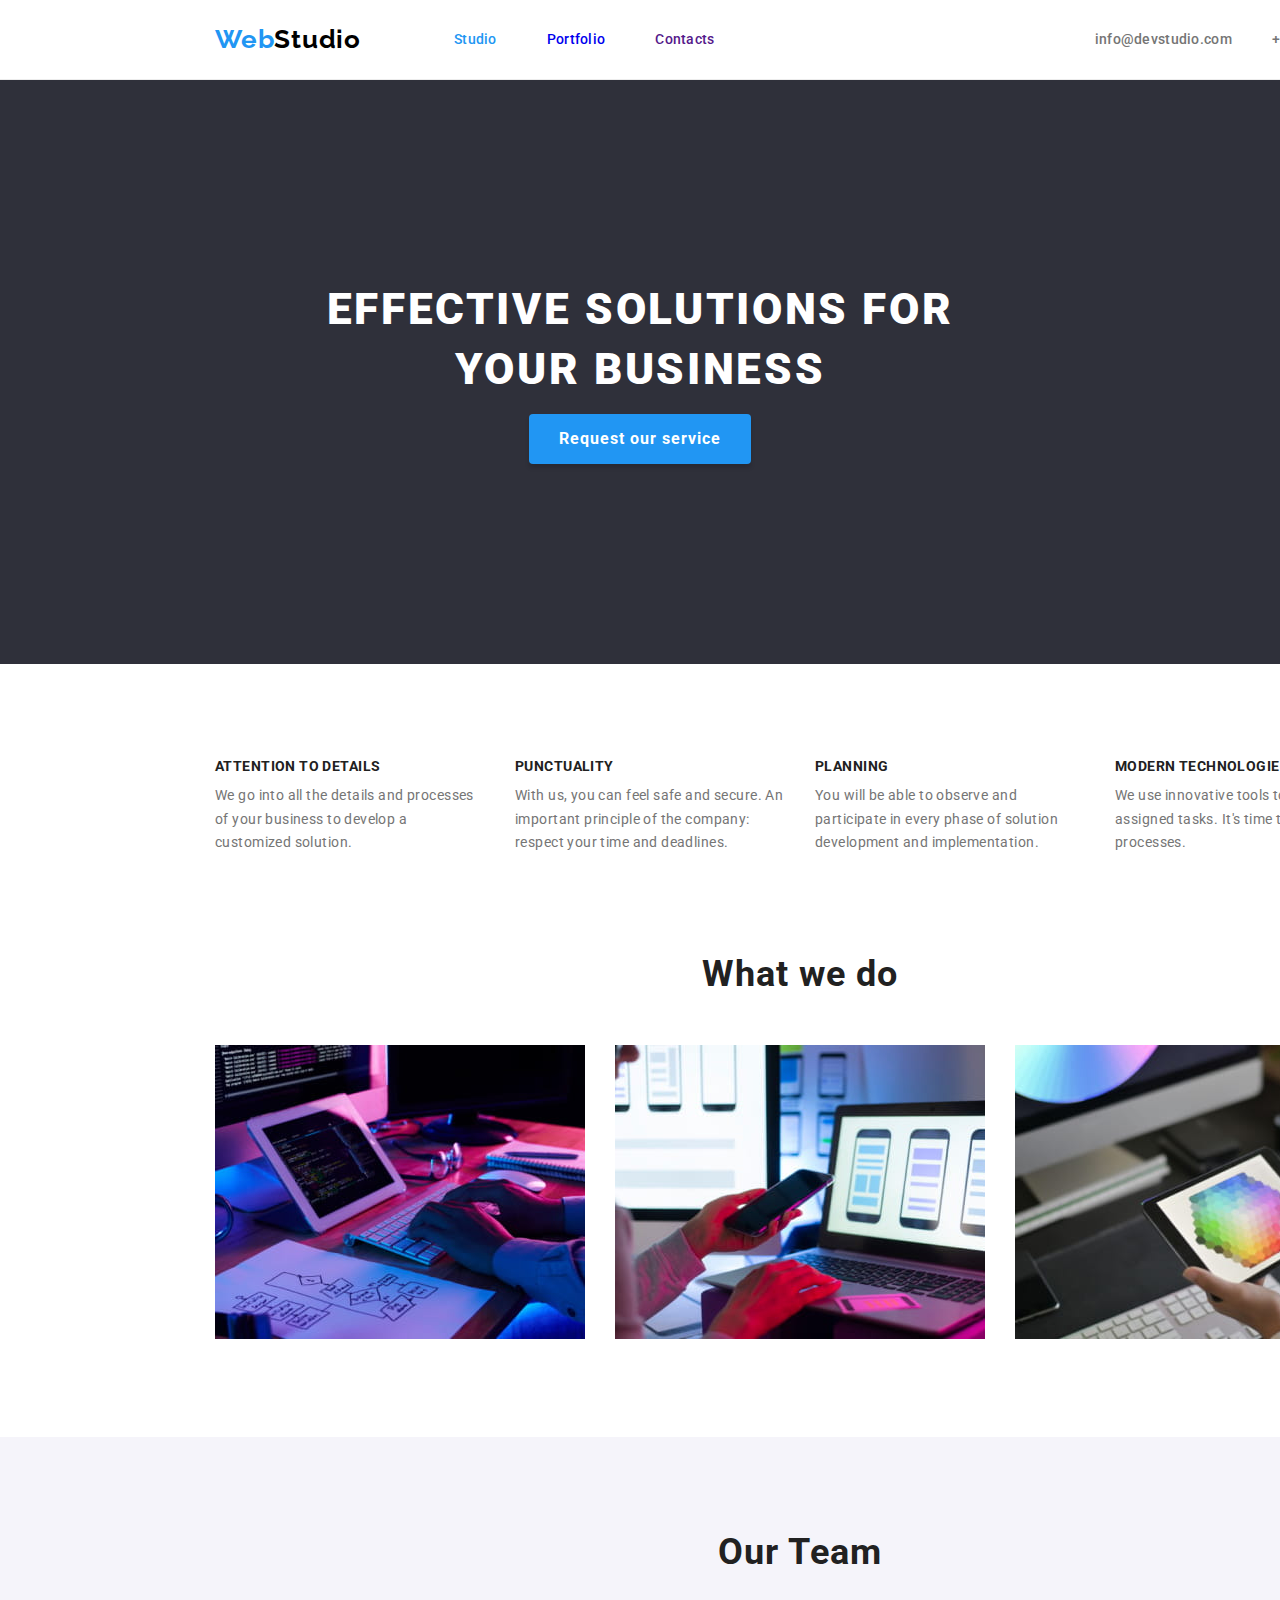
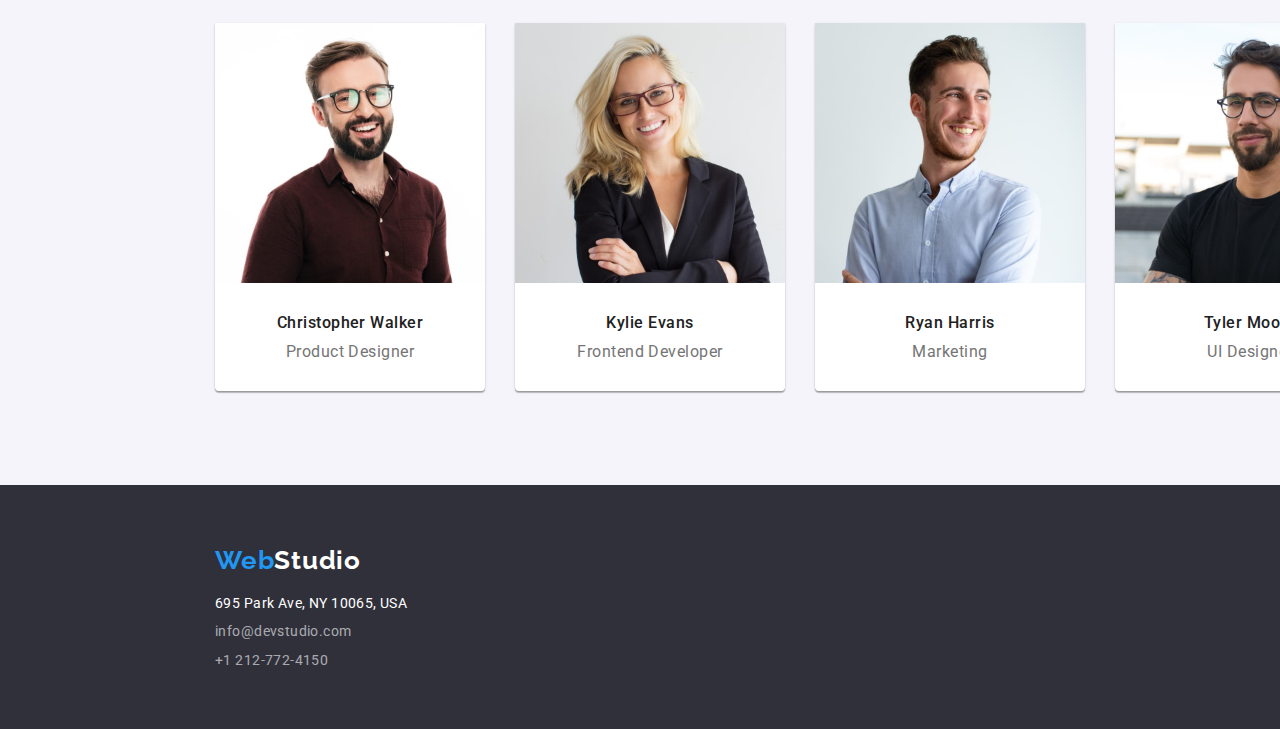
<file: index.html>
<!DOCTYPE html>
<html lang="en">
  <head>
    <meta charset="UTF-8">
    <meta name="viewport" content="width=device-width, initial-scale=1.0">
    <title>WebStudio</title>
    <link rel="stylesheet" href="./css/modern-normalize.css">
    <link rel="preconnect" href="https://fonts.googleapis.com">
    <link rel="preconnect" href="https://fonts.gstatic.com" crossorigin>
    <link href="https://fonts.googleapis.com/css2?family=Raleway:wght@700&family=Roboto:wght@400;500;700;900&display=swap" rel="stylesheet">
    <link rel="stylesheet" href="./css/styles.css">
  </head>
  <body>
    <header class="global-header">
      <div class="container">
        <nav class="main-navigation">
          <a href="index.html" class="logo"><span class="logo-1">Web</span><span class="logo-2">Studio</span></a>
          <ul class="navigation-list">
            <li><a href="index.html" class="active">Studio</a></li>
            <li><a href="portfolio.html">Portfolio</a></li>
            <li><a href="">Contacts</a></li>
          </ul>
        </nav>
        <div class="header-contact">
          <a href="mailto:info@devstudio.com" class="header-contact-mail">info@devstudio.com</a>
          <a href="tel:+1212-772-4150" class="header-contact-tel">+1 212-772-4150</a>
        </div>
      </div>
    </header>

    <main>
      <section class="hero-section">
        <h1 class="hero-heading">EFFECTIVE SOLUTIONS FOR <span style = "display: block;">YOUR BUSINESS</span></h1>
        <button class="hero-btn">Request our service</button>
      </section>

      <section class="benefits">
        <div class="container">
          <ul class="benefits-content">
            <li class="benefits-content-item">
              <h3 class="benefits-content-title">ATTENTION TO DETAILS</h3>
              <p class="benefits-content-description">We go into all the details and processes of your business to develop a customized solution.</p>
            </li>

            <li class="benefits-content-item">
              <h3 class="benefits-content-title">PUNCTUALITY</h3>
              <p class="benefits-content-description">With us, you can feel safe and secure. An important principle of the company: respect your time and deadlines.</p>
            </li>

            <li class="benefits-content-item">
              <h3 class="benefits-content-title">PLANNING</h3>
              <p class="benefits-content-description">You will be able to observe and participate in every phase of solution development and implementation.</p>
            </li>

            <li class="benefits-content-item">
              <h3 class="benefits-content-title">MODERN TECHNOLOGIES</h3>
              <p class="benefits-content-description">We use innovative tools to solve assigned tasks. It's time to simplify work processes.</p>
            </li>
          </ul>
        </div>
      </section>

      <section class="features">
        <div class="container">
          <h2 class="heading-2">What we do</h2>
          <ul class="features-list">
            <li class="features-list-item">
              <img src="./images/service-img-1.jpg" alt="Developer writing code" width="370" height="294" class="features-list-img">
            </li>
            <li class="features-list-item">
              <img src="./images/service-img-2.jpg" alt="Developer working on mobile applications" width="370" height="294" class="features-list-img">
            </li>
            <li class="features-list-item">
              <img src="./images/service-img-3.jpg" alt="Developer editing styles on tablet" width="370" height="294" class="features-list-img">
            </li>
          </ul>
        </div>
      </section>

      <section class="containers-team">
        <div class="container">
          <h2 class="heading-2">Our Team</h2>
          <div class="container-team" style="text-align:center">
          <div class="container-team-packet">
            <img src="./images/prod-design-christopher-walker.jpg" alt="Christopher Walker" width="270" height="260">
           <div class="container-team-content">
            <span class="container-team-name">Christopher Walker</span>
            <span>Product Designer</span>
          </div>
          </div>

          <div class="container-team-packet">
            <img src="./images/front-dev-kylie-evans.jpg" alt="Kylie Evans" width="270" height="260">
          <div class="container-team-content">
            <span class="container-team-name">Kylie Evans</span>
            <span>Frontend Developer</span>
          </div>
          </div>

          <div class="container-team-packet">
            <img src="./images/marketing-ryan-harris.jpg" alt="Ryan Harris" width="270" height="260">
          <div class="container-team-content">
            <span class="container-team-name">Ryan Harris</span>
            <span>Marketing</span>
          </div>
          </div>

          <div class="container-team-packet">
            <img src="./images/ui-design-tyler-moore.jpg" alt="Tyler Moore" width="270" height="260">
          <div class="container-team-content">
            <span class="container-team-name">Tyler Moore</span>
            <span>UI Designer</span>
          </div>
          </div>
          </div>
        </div>
      </section>
    </main>

    <footer class="global-footer">
      <div class="container">
        <a href="index.html" class="footer-logo"><span class="logo-1">Web</span><span class="logo-2">Studio</span></a>
      <address class="address">
        <ul class="footer-address-list">
          <li class="footer-address-list-item">
            <p>695 Park Ave, NY 10065, USA </p>
          </li>
          <li class="footer-address-list-item">
            <a href="mailto:info@devstudio.com" class="footer-contact">info@devstudio.com</a>
          </li>
          <li class="footer-address-list-item">
            <a href="tel:+1212-772-4150" class="footer-contact">+1 212-772-4150</a>
          </li>
        </ul>
      </address>
      </div>
    </footer>
  </body>
</html>
</file>
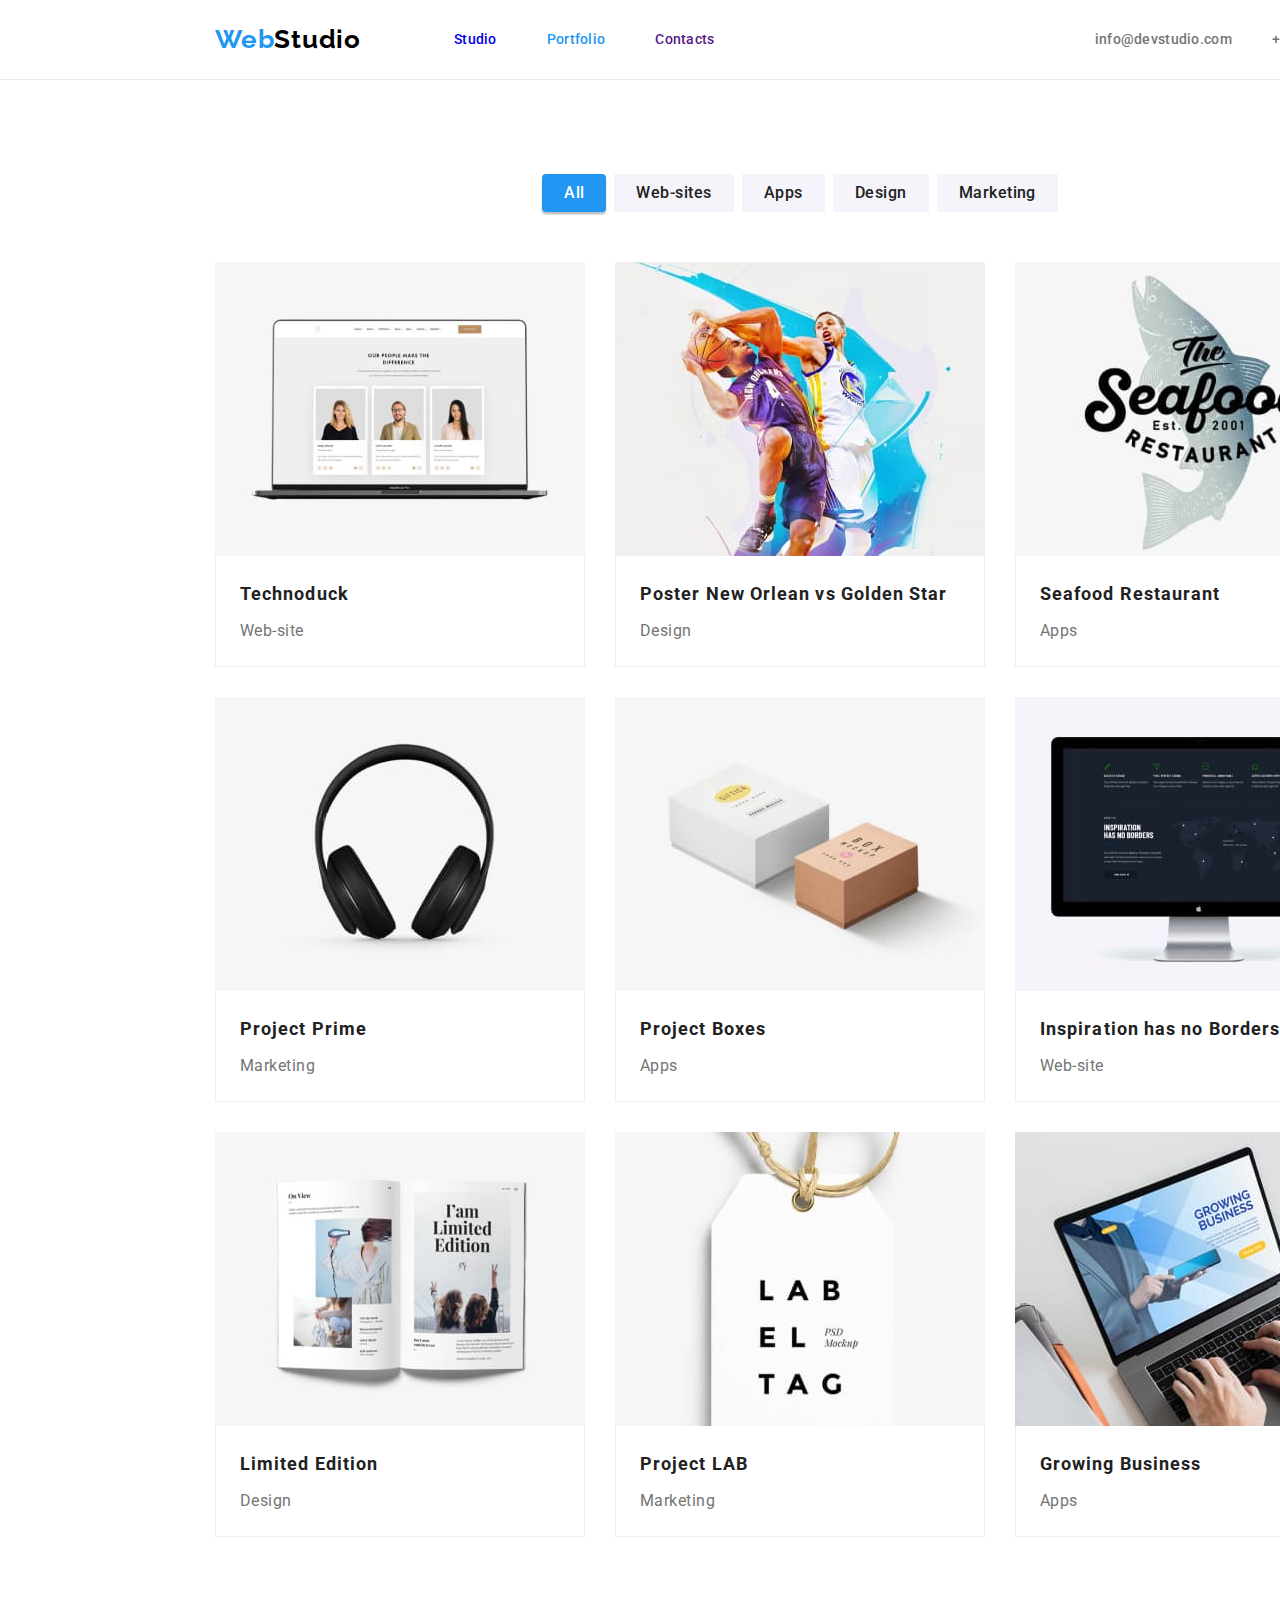
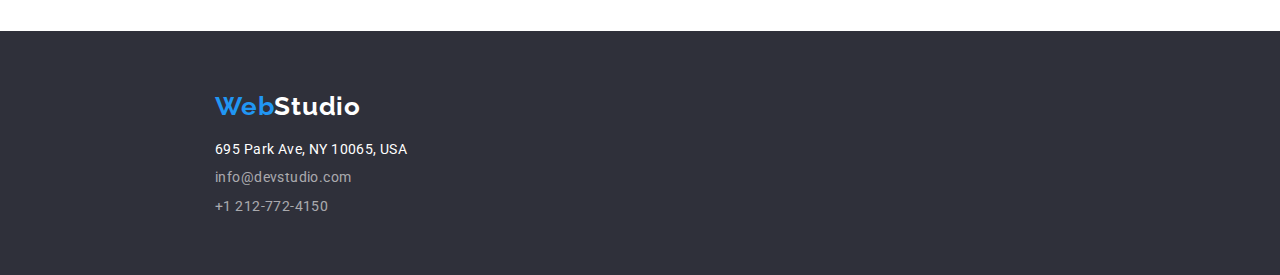
<file: portfolio.html>
<!DOCTYPE html>
<html lang="en">
<head>
  <meta charset="UTF-8">
  <meta name="viewport" content="width=device-width, initial-scale=1.0">
  <title>WebStudio</title>
  <link rel="stylesheet" href="./css/modern-normalize.css">
  <link rel="preconnect" href="https://fonts.googleapis.com">
  <link rel="preconnect" href="https://fonts.gstatic.com" crossorigin>
  <link href="https://fonts.googleapis.com/css2?family=Raleway:wght@700&family=Roboto:wght@400;500;700;900&display=swap" rel="stylesheet">
  <link rel="stylesheet" href="./css/styles.css">
</head>
<body>
    <header class="global-header">
      <div class="container">
        <nav class="main-navigation">
          <a href="index.html" class="logo"><span class="logo-1">Web</span><span class="logo-2">Studio</span></a>
          <ul class="navigation-list">
            <li><a href="index.html" >Studio</a></li>
            <li><a href="portfolio.html" class="active">Portfolio</a></li>
            <li><a href="">Contacts</a></li>
          </ul>
        </nav>
        <div class="header-contact">
          <a href="mailto:info@devstudio.com" class="header-contact-mail">info@devstudio.com</a>
          <a href="tel:+1212-772-4150" class="header-contact-tel">+1 212-772-4150</a>
        </div>
      </div>
    </header>

    <main>
      <div class="btn-group">
        <div class="btn container">
          <ul class="btn-group-list">
            <li class="btn-group-list-item">
              <button class="btn-portfolio active" type="button">All</button>
            </li>
            <li class="btn-group-list-item">
              <button class="btn-portfolio" type="button">Web-sites</button>
            </li>
            <li class="btn-group-list-item">
              <button class="btn-portfolio" type="button">Apps</button>
            </li>
            <li class="btn-group-list-item">
              <button class="btn-portfolio" type="button">Design</button>
            </li>
            <li class="btn-group-list-item">
              <button class="btn-portfolio" type="button">Marketing</button>
            </li>
          </ul>
        </div>
      </div>

      <div class="cards">
        <div class="cards container">
          <ul class="card-list">
            <li class="card-list-item">
              <img src="./images/web-site-img-1.jpg" alt="Technoduck web-site interface" width="370" height="294">
              <div class="card-content">
                <span class="card-content-title">Technoduck</span>
                <span class="card-content-description">Web-site</span>
              </div>
            </li>

            <li class="card-list-item">
              <img src="./images/design-img-1.jpg" alt="New Orlean vs Golden Star poster" width="370" height="294">
              <div class="card-content">
                <span class="card-content-title">Poster New Orlean vs Golden Star</span>
                <span class="card-content-description">Design</span>
              </div>
            </li>

            <li class="card-list-item">
              <img src="./images/apps-img-1.jpg" alt="Seafood Restaurant app logo" width="370" height="294">
              <div class="card-content">
                <span class="card-content-title">Seafood Restaurant</span>
                <span class="card-content-description">Apps</span>
              </div>
            </li>

            <li class="card-list-item">
              <img src="./images/marketing-img-1.jpg" alt="Pair of headphones" width="370" height="294">
              <div class="card-content">
                <span class="card-content-title">Project Prime</span>
                <span class="card-content-description">Marketing</span>
              </div>
            </li>

            <li class="card-list-item">
              <img src="./images/apps-img-2.jpg" alt="Illustration of boxes" width="370" height="294">
              <div class="card-content">
                <span class="card-content-title">Project Boxes</span>
                <span class="card-content-description">Apps</span>
              </div>
            </li>

            <li class="card-list-item">
              <img src="./images/web-site-img-2.jpg" alt="Inspiration has no Borders web-site interface" width="370" height="294">
              <div class="card-content">
                <span class="card-content-title">Inspiration has no Borders</span>
                <span class="card-content-description">Web-site</span>
              </div>
            </li>

            <li class="card-list-item">
              <img src="./images/design-img-2.jpg" alt="Limited Edition magazine article" width="370" height="294">
              <div class="card-content">
                <span class="card-content-title">Limited Edition</span>
                <span class="card-content-description">Design</span>
              </div>
            </li>

            <li class="card-list-item">
              <img src="./images/marketing-img-2.jpg" alt="Label tag for Project LAB" width="370" height="294">
              <div class="card-content">
                <span class="card-content-title">Project LAB</span>
                <span class="card-content-description">Marketing</span>
              </div>
            </li>

            <li class="card-list-item">
              <img src="./images/apps-img-3.jpg" alt="Growing Business app interface" width="370" height="294">
              <div class="card-content">
                <span class="card-content-title">Growing Business</span>
                <span class="card-content-description">Apps</span>
              </div>
            </li>
          </ul>
        </div>
      </div>
    </main>

    <footer class="global-footer">
      <div class="container">
        <a href="index.html" class="footer-logo"><span class="logo-1">Web</span><span class="logo-2">Studio</span></a>
      <address class="address">
        <ul class="footer-address-list">
          <li class="footer-address-list-item">
            <p>695 Park Ave, NY 10065, USA </p>
          </li>
          <li class="footer-address-list-item">
            <a href="mailto:info@devstudio.com" class="footer-contact">info@devstudio.com</a>
          </li>
          <li class="footer-address-list-item">
            <a href="tel:+1212-772-4150" class="footer-contact">+1 212-772-4150</a>
          </li>
        </ul>
      </address>
      </div>
    </footer>
</body>
</html>
</file>
<file: css/styles.css>
:root {
  --text-color: #757575;
  --link-color: #212121;
  --link-active-color: #2196F3;
  --hover-color: #2196F3;
  --main-background-color: #FFFFFF;
  --heading-color: #ffffff;
  --footer-color: #2F303A;
  --text-font-family: 'Roboto', sans-serif;
  --logo-font-family: 'Raleway', sans-serif;
}

*,
*::before,
*::after {
  margin: 0;
  padding: 0;
  box-sizing: border-box;
}

body {
  font-family: var(--text-font-family);
  font-size: 16px;
  font-style: normal;
  color: var(--text-color);
  background-color: var(--main-background-color);
}

a {
  text-decoration: none;
}

ul {
  list-style-type: none;
}

button {
  cursor: pointer;
  border: none;
  border-style: none;
}

.section {
  padding: 94px 0px;
}

.container {
  width: 1600px;
  margin: 0 auto;
  padding-left: 215px;
  padding-right: 215px;
}

.global-header .container {
  display: flex;
  align-items: center;
  padding-top: 24px;
  padding-bottom: 25px;
  background-color: var(--heading-color);
  font-size: 14px;
  font-weight: 500;
  line-height: normal;
  letter-spacing: 0.28px;
}

.global-header {
  border-bottom: 1px solid #ECECEC;
}

.main-navigation {
  display: flex;
  justify-content: center;
}

a.logo {
  margin-right: 93px;
}

.global-header .navigation-list{
  display: flex;
  align-items: center;
  color: var(--link-color);
}

.global-header .navigation-list li:not(:last-child) {
  margin-right: 50px;
}

.global-header .header-contact a:not(:last-child) {
  margin-right: 40px;
}

.header-contact {
  display: flex;
  margin-left: auto;
}

.global-header .header-contact a {
  color: #757575;
}

.global-header a:hover,
.global-header a:focus,
.global-footer a:hover,
.global-footer a:focus {
  color: var(--hover-color);
}

.global-header .main-navigation a.active {
  color: var(--link-active-color);
}

a span.logo-1,
a span.logo-2 {
  color: #2196F3;
  font-size: 26px;
  font-family: var(--logo-font-family);
  font-weight: 700;
  line-height: normal;
  letter-spacing: 0.78px;
}

a span.logo-2 {
  color: #000000;
}

.hero-section {
  padding-top: 200px;
  padding-bottom: 200px;
  text-align: center;
}

.hero-section,
.hero-heading {
  background-color: #2F303A;
  color: var(--heading-color);
  text-align: center;
  font-size: 44px;
  font-weight: 900;
  line-height: 1.36;
  letter-spacing: 2.64px;
  text-transform: uppercase;
}

.hero-btn {
  padding: 10px 30px;
  min-width: 200px;
  height: 50px;
  color: #FFF;
  text-align: center;
  font-size: 16px;
  font-family: inherit;
  font-weight: 700;
  line-height: 1.87;
  letter-spacing: 0.96px;
  border-radius: 4px;
  background: #2196F3;
  box-shadow: 0px 4px 4px 0px rgba(0, 0, 0, 0.15);
}

.benefits-content {
  display: flex;
  justify-content: space-between;
}

.benefits .benefits-content .benefits-content-description,
.benefits .benefits-content .benefits-content-title {
  font-size: 14px;
  line-height: 1.71;
  letter-spacing: 0.42px;
}

.benefits .benefits-content .benefits-content-title {
  margin-bottom: 10px;
  color: #212121;
  font-weight: 700;
  line-height: normal;
  text-transform: uppercase;
}

.benefits-content-item {
  width: 270px;
  height: 101px;
}

.benefits
{
  padding: 94px 0px;
}

.features .heading-2,
.containers-team .heading-2 {
  margin-bottom: 50px;
  color: #212121;
  text-align: center;
  font-size: 36px;
  font-weight: 700;
  line-height: normal;
  letter-spacing: 1.08px;
}

.features-list {
  display: flex;
  justify-content: space-between;
}

.features {
  padding-bottom: 94px;
}

.containers-team{
  background: #F5F4FA;
  padding: 94px 0px;
}

.container-team {
  display: flex;
  justify-content: space-between;
}

.container-team-content {
  display: flex;
  flex-direction: column;
  line-height: normal;
  letter-spacing: 0.48px;
  align-items: center;
  padding-top: 30px;
  padding-bottom: 30px;
}

.container-team-content .container-team-name {
  color: #212121;
  font-weight: 500;
  margin-bottom: 10px;
}

.container-team-packet {
  display: flex;
  flex-direction: column;
  background: #FFFFFF;
  box-shadow: 0px 2px 1px 0px rgba(0, 0, 0, 0.20), 0px 1px 1px 0px rgba(0, 0, 0, 0.14), 0px 1px 3px 0px rgba(0, 0, 0, 0.12);
  border-radius: 0px 0px 4px 4px;
  align-items: center;
}

.global-footer {
  background-color: var(--footer-color);
  padding: 60px 0px;
}

.global-footer .address,
.global-footer .footer-contact {
  color: #FFF;
  font-size: 14px;
  letter-spacing: 0.42px;
  font-style: normal;
}

.global-footer a span.logo-2 {
  color: #FFFFFF;
}

.global-footer .footer-contact {
  color: rgba(255, 255, 255, 0.60);
  line-height: 1.14;
  margin-left:auto;
}

.footer-logo {
  display: block;
  margin-bottom: 20px;
}

.footer-address-list-item:not(:last-child) {
  margin-bottom: 12px;
}

.btn-group {
  padding-top: 94px;
  padding-bottom: 50px;
}

.btn-group-list {
  display: flex;
  justify-content: center;
}

.btn-group-list-item:not(:last-child) {
  margin-right: 8px;
}

.btn-portfolio {
  padding: 6px 22px;
  height: 38px;
  color: #212121;
  text-align: center;
  font-size: 16px;
  font-family: inherit;
  font-weight: 500;
  line-height: 1.62;
  letter-spacing: 0.48px;
  background: #F5F4FA;
  }

.btn-portfolio:hover,
.btn-portfolio:focus,
.btn-group-list-item button.active {
  background: var(--hover-color);
  color:#FFFFFF;
  box-shadow: 0px 2px 2px 0px rgba(0, 0, 0, 0.12), 0px 1px 2px 0px rgba(0, 0, 0, 0.08), 0px 3px 1px 0px rgba(0, 0, 0, 0.10);
  border-radius: 4px;
  }

.cards .container {
  padding-bottom: 94px;
}

.card-list {
  display: flex;
  justify-content: space-between;
  flex-wrap: wrap;
  margin-right: -30px;
  margin-bottom: -30px;
  margin-top: 0;
  padding: 0;
}

.card-list-item {
  display: flex;
  flex-direction: column;
  margin-right: 30px;
  margin-bottom: 30px;
  max-width: 370px;
  flex-basis: calc((100%-30px)/3);
}

.card-content {
  display: flex;
  flex-direction: column;
  padding: 20px 24px;
  line-height: 1.87;
  letter-spacing: 0.48px;
  box-sizing: border-box;
  border-right: 1px solid #EEE;
  border-bottom: 1px solid #EEE;
  border-left: 1px solid #EEE;
}

.card-content .card-content-title {
  margin-bottom: 4px;
  color: #212121;
  font-size: 18px;
  font-weight: 700;
  line-height: 2;
  letter-spacing: 1.08px;
}
</file>
